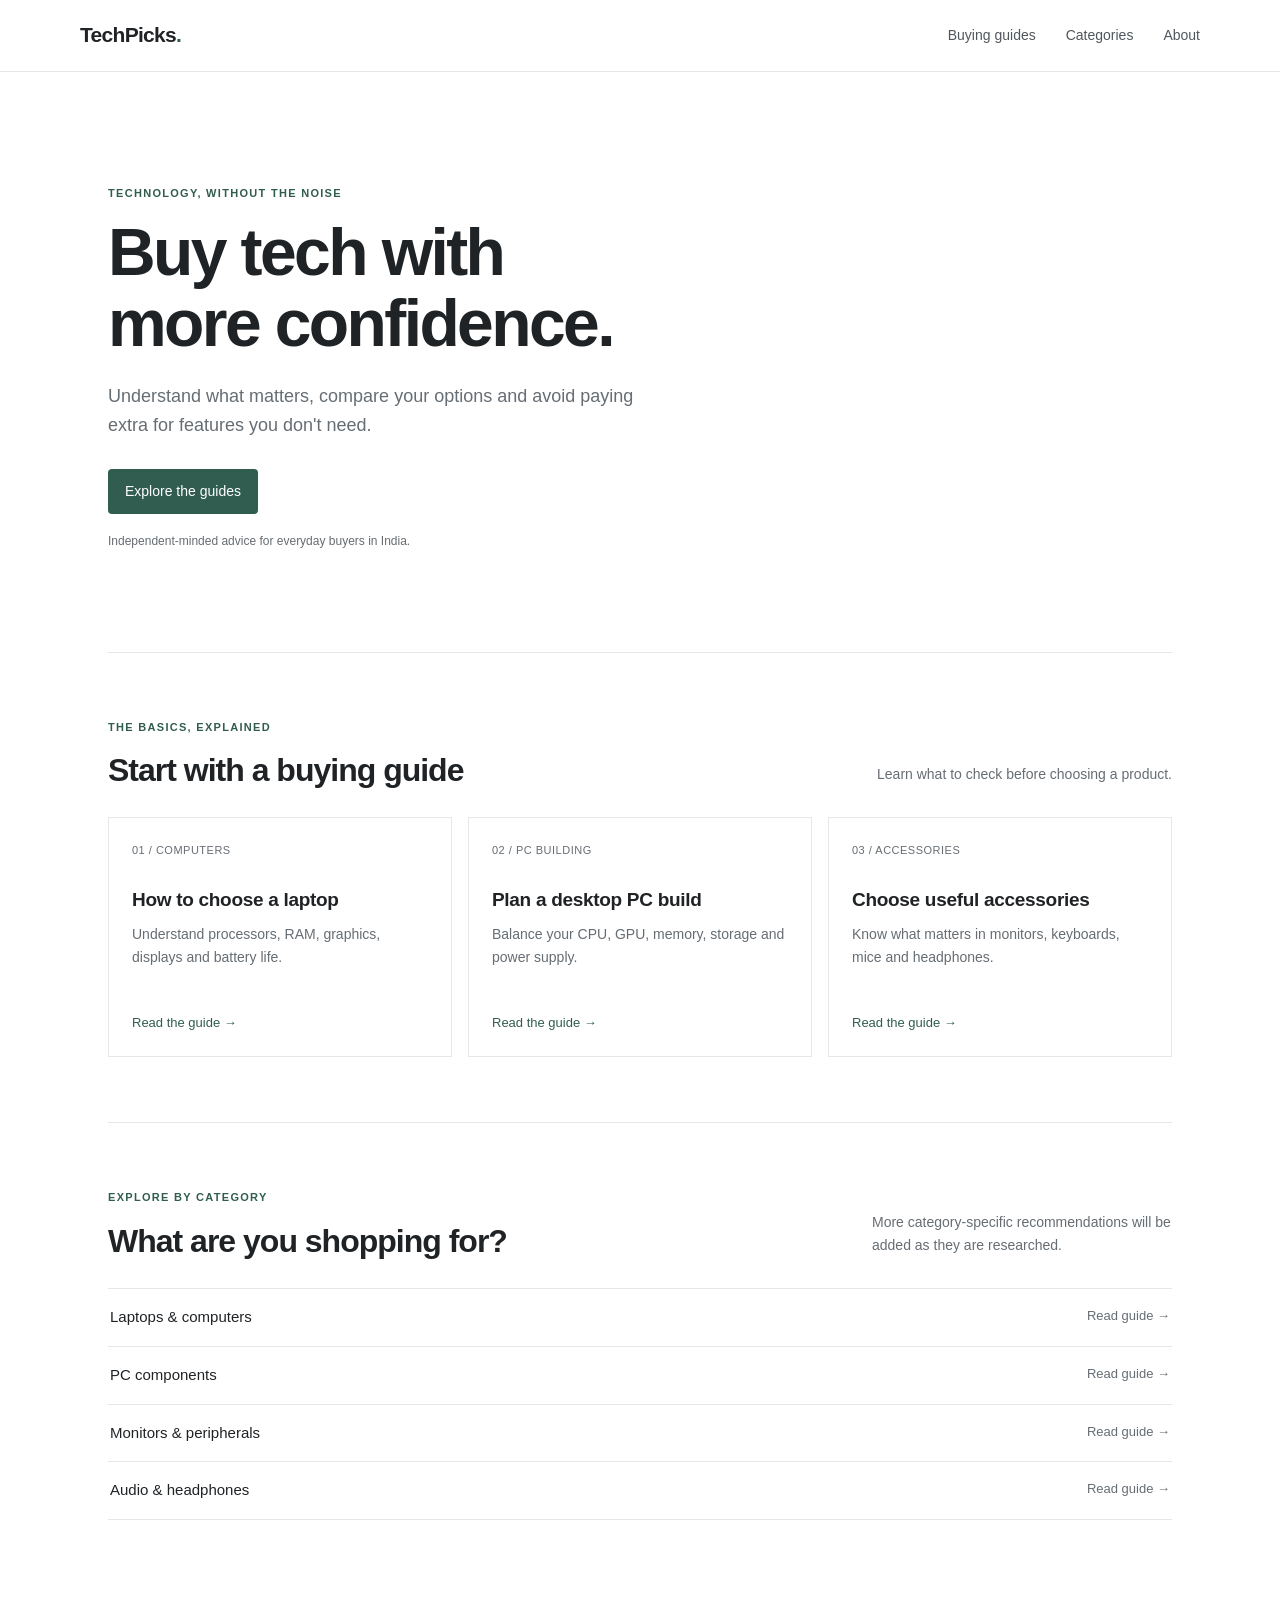
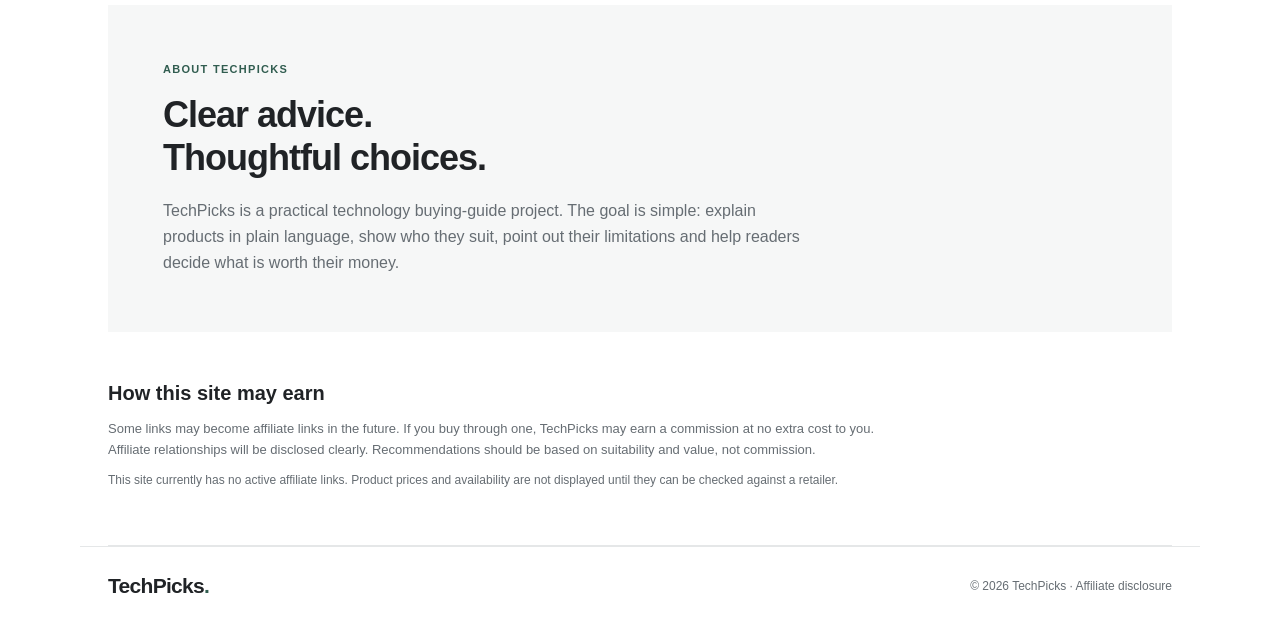
<file: index.html>
<!doctype html>
<html lang="en">
<head>
  <meta charset="utf-8">
  <meta name="viewport" content="width=device-width, initial-scale=1">
  <meta name="description" content="Practical technology buying guides for India. Understand what matters before you spend on laptops, PC parts and everyday tech.">
  <meta name="theme-color" content="#ffffff">
  <title>TechPicks — Make a better tech purchase</title>
  <link rel="stylesheet" href="styles.css">
</head>
<body>
  <header class="header">
    <a class="logo" href="index.html" aria-label="TechPicks home">TechPicks<span>.</span></a>
    <nav aria-label="Main navigation">
      <a href="#guides">Buying guides</a>
      <a href="#categories">Categories</a>
      <a href="#about">About</a>
    </nav>
  </header>

  <main>
    <section class="intro">
      <p class="eyebrow">TECHNOLOGY, WITHOUT THE NOISE</p>
      <h1>Buy tech with<br>more confidence.</h1>
      <p class="lead">Understand what matters, compare your options and avoid paying extra for features you don't need.</p>
      <a class="button" href="#guides">Explore the guides</a>
      <p class="intro-note">Independent-minded advice for everyday buyers in India.</p>
    </section>

    <section class="section" id="guides">
      <div class="section-heading">
        <div><p class="eyebrow">THE BASICS, EXPLAINED</p><h2>Start with a buying guide</h2></div>
        <p>Learn what to check before choosing a product.</p>
      </div>
      <div class="guide-grid">
        <a class="guide-card" href="guides/laptop-buying-guide.html"><span class="guide-index">01 / COMPUTERS</span><h3>How to choose a laptop</h3><p>Understand processors, RAM, graphics, displays and battery life.</p><span class="arrow">Read the guide →</span></a>
        <a class="guide-card" href="guides/pc-build-guide.html"><span class="guide-index">02 / PC BUILDING</span><h3>Plan a desktop PC build</h3><p>Balance your CPU, GPU, memory, storage and power supply.</p><span class="arrow">Read the guide →</span></a>
        <a class="guide-card" href="guides/accessories-guide.html"><span class="guide-index">03 / ACCESSORIES</span><h3>Choose useful accessories</h3><p>Know what matters in monitors, keyboards, mice and headphones.</p><span class="arrow">Read the guide →</span></a>
      </div>
    </section>

    <section class="section" id="categories">
      <div class="section-heading">
        <div><p class="eyebrow">EXPLORE BY CATEGORY</p><h2>What are you shopping for?</h2></div>
        <p>More category-specific recommendations will be added as they are researched.</p>
      </div>
      <div class="category-list">
        <a href="guides/laptop-buying-guide.html"><span>Laptops & computers</span><span>Read guide →</span></a>
        <a href="guides/pc-build-guide.html"><span>PC components</span><span>Read guide →</span></a>
        <a href="guides/accessories-guide.html"><span>Monitors & peripherals</span><span>Read guide →</span></a>
        <a href="guides/accessories-guide.html"><span>Audio & headphones</span><span>Read guide →</span></a>
      </div>
    </section>

    <section class="about section" id="about">
      <p class="eyebrow">ABOUT TECHPICKS</p>
      <h2>Clear advice.<br>Thoughtful choices.</h2>
      <p>TechPicks is a practical technology buying-guide project. The goal is simple: explain products in plain language, show who they suit, point out their limitations and help readers decide what is worth their money.</p>
    </section>

    <section class="disclosure" id="disclosure">
      <h2>How this site may earn</h2>
      <p>Some links may become affiliate links in the future. If you buy through one, TechPicks may earn a commission at no extra cost to you. Affiliate relationships will be disclosed clearly. Recommendations should be based on suitability and value, not commission.</p>
      <p class="small-note">This site currently has no active affiliate links. Product prices and availability are not displayed until they can be checked against a retailer.</p>
    </section>
  </main>

  <footer><a class="logo" href="index.html">TechPicks<span>.</span></a><p>© <span id="year"></span> TechPicks · <a href="#disclosure">Affiliate disclosure</a></p></footer>
  <script src="script.js"></script>
</body>
</html>
</file>
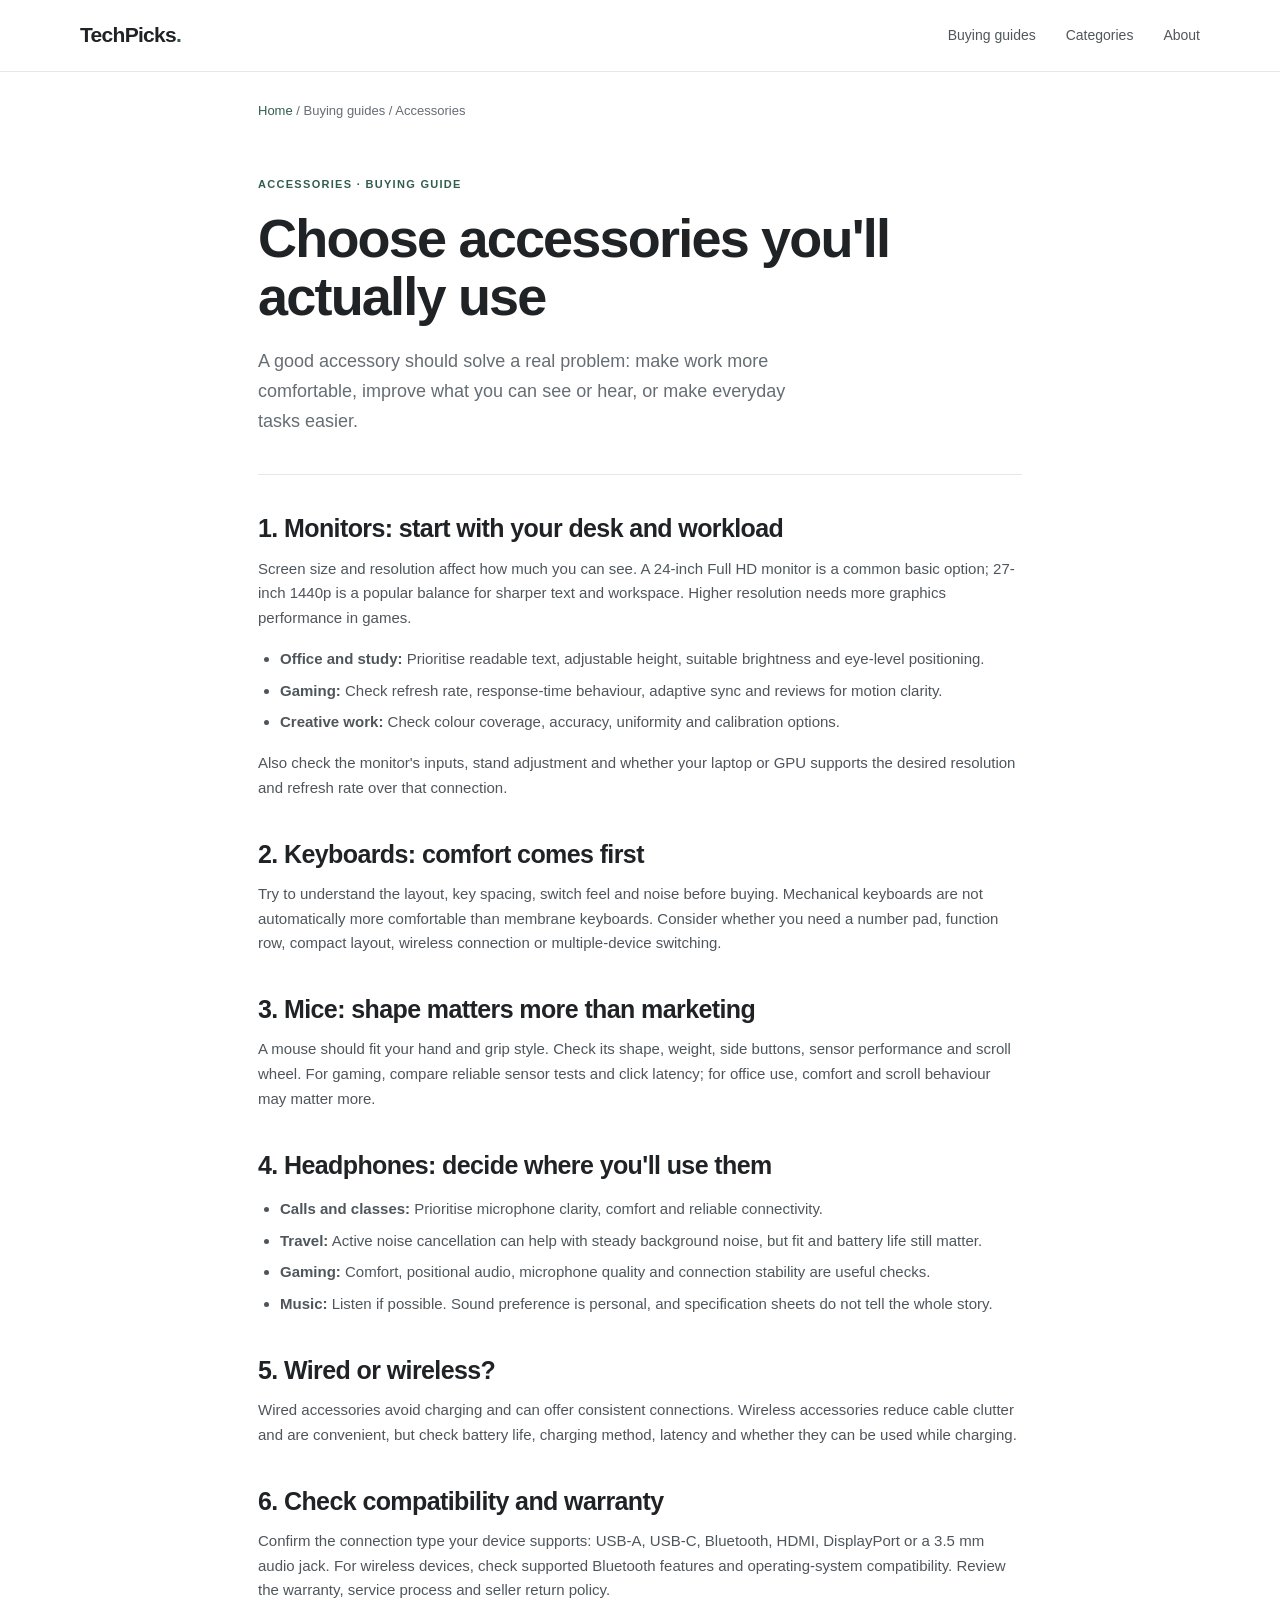
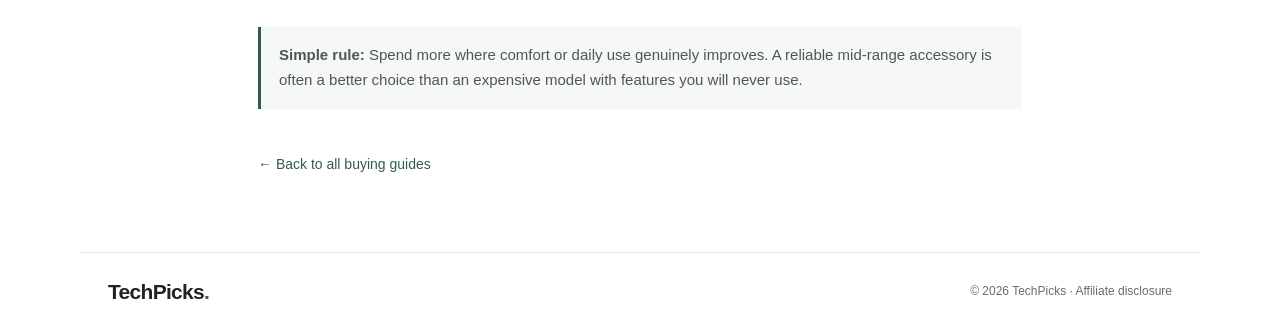
<file: guides/accessories-guide.html>
<!doctype html>
<html lang="en">
<head>
  <meta charset="utf-8">
  <meta name="viewport" content="width=device-width, initial-scale=1">
  <meta name="description" content="A practical guide to choosing monitors, keyboards, mice and headphones based on comfort, use and value.">
  <title>How to Choose Tech Accessories — TechPicks</title>
  <link rel="stylesheet" href="../styles.css">
</head>
<body>
  <header class="header"><a class="logo" href="../index.html">TechPicks<span>.</span></a><nav aria-label="Main navigation"><a href="../index.html#guides">Buying guides</a><a href="../index.html#categories">Categories</a><a href="../index.html#about">About</a></nav></header>
  <main class="article-main">
    <div class="breadcrumb"><a href="../index.html">Home</a> / Buying guides / Accessories</div>
    <header class="article-header"><p class="eyebrow">ACCESSORIES · BUYING GUIDE</p><h1>Choose accessories you'll actually use</h1><p class="lead">A good accessory should solve a real problem: make work more comfortable, improve what you can see or hear, or make everyday tasks easier.</p></header>
    <article class="article-body">
      <h2>1. Monitors: start with your desk and workload</h2>
      <p>Screen size and resolution affect how much you can see. A 24-inch Full HD monitor is a common basic option; 27-inch 1440p is a popular balance for sharper text and workspace. Higher resolution needs more graphics performance in games.</p>
      <ul><li><strong>Office and study:</strong> Prioritise readable text, adjustable height, suitable brightness and eye-level positioning.</li><li><strong>Gaming:</strong> Check refresh rate, response-time behaviour, adaptive sync and reviews for motion clarity.</li><li><strong>Creative work:</strong> Check colour coverage, accuracy, uniformity and calibration options.</li></ul>
      <p>Also check the monitor's inputs, stand adjustment and whether your laptop or GPU supports the desired resolution and refresh rate over that connection.</p>
      <h2>2. Keyboards: comfort comes first</h2>
      <p>Try to understand the layout, key spacing, switch feel and noise before buying. Mechanical keyboards are not automatically more comfortable than membrane keyboards. Consider whether you need a number pad, function row, compact layout, wireless connection or multiple-device switching.</p>
      <h2>3. Mice: shape matters more than marketing</h2>
      <p>A mouse should fit your hand and grip style. Check its shape, weight, side buttons, sensor performance and scroll wheel. For gaming, compare reliable sensor tests and click latency; for office use, comfort and scroll behaviour may matter more.</p>
      <h2>4. Headphones: decide where you'll use them</h2>
      <ul><li><strong>Calls and classes:</strong> Prioritise microphone clarity, comfort and reliable connectivity.</li><li><strong>Travel:</strong> Active noise cancellation can help with steady background noise, but fit and battery life still matter.</li><li><strong>Gaming:</strong> Comfort, positional audio, microphone quality and connection stability are useful checks.</li><li><strong>Music:</strong> Listen if possible. Sound preference is personal, and specification sheets do not tell the whole story.</li></ul>
      <h2>5. Wired or wireless?</h2>
      <p>Wired accessories avoid charging and can offer consistent connections. Wireless accessories reduce cable clutter and are convenient, but check battery life, charging method, latency and whether they can be used while charging.</p>
      <h2>6. Check compatibility and warranty</h2>
      <p>Confirm the connection type your device supports: USB-A, USB-C, Bluetooth, HDMI, DisplayPort or a 3.5 mm audio jack. For wireless devices, check supported Bluetooth features and operating-system compatibility. Review the warranty, service process and seller return policy.</p>
      <div class="callout"><p><strong>Simple rule:</strong> Spend more where comfort or daily use genuinely improves. A reliable mid-range accessory is often a better choice than an expensive model with features you will never use.</p></div>
      <a class="back-link" href="../index.html#guides">← Back to all buying guides</a>
    </article>
  </main>
  <footer><a class="logo" href="../index.html">TechPicks<span>.</span></a><p>© <span id="year"></span> TechPicks · <a href="../index.html#disclosure">Affiliate disclosure</a></p></footer>
  <script src="../script.js"></script>
</body>
</html>
</file>
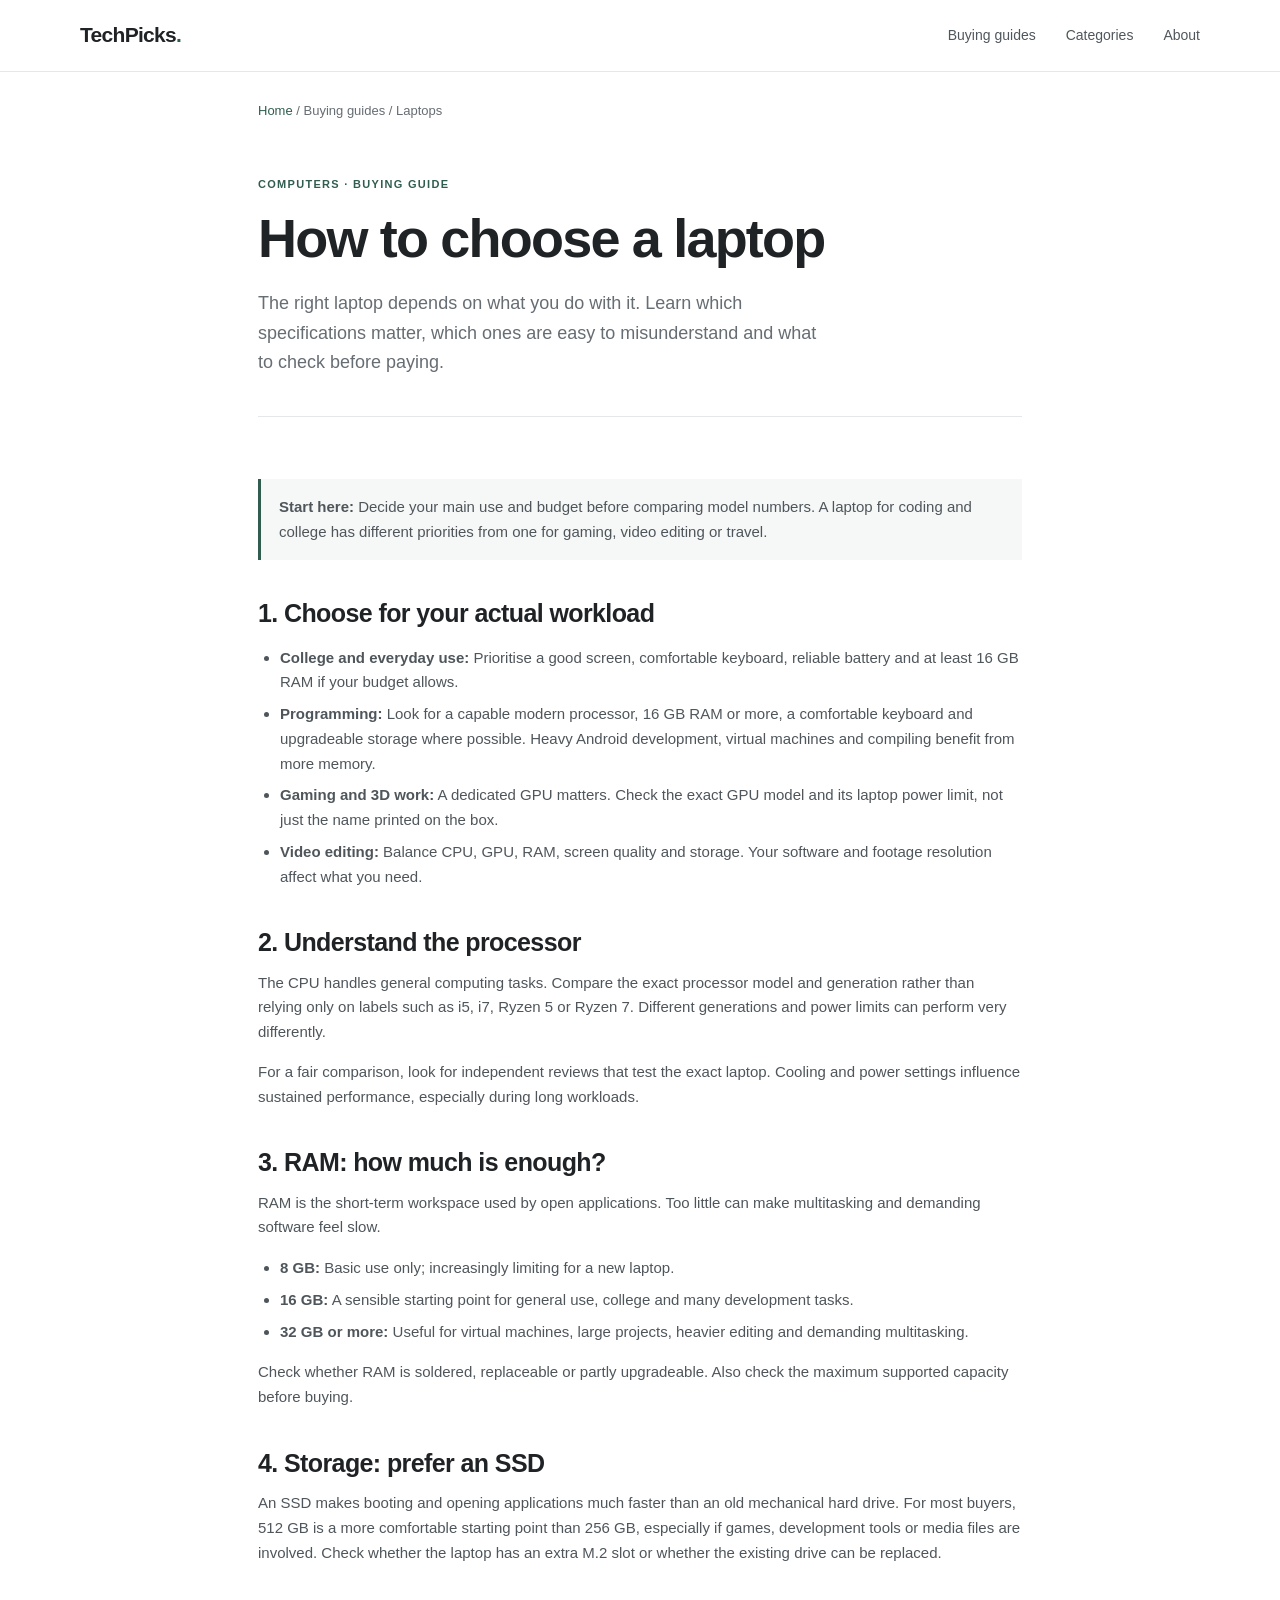
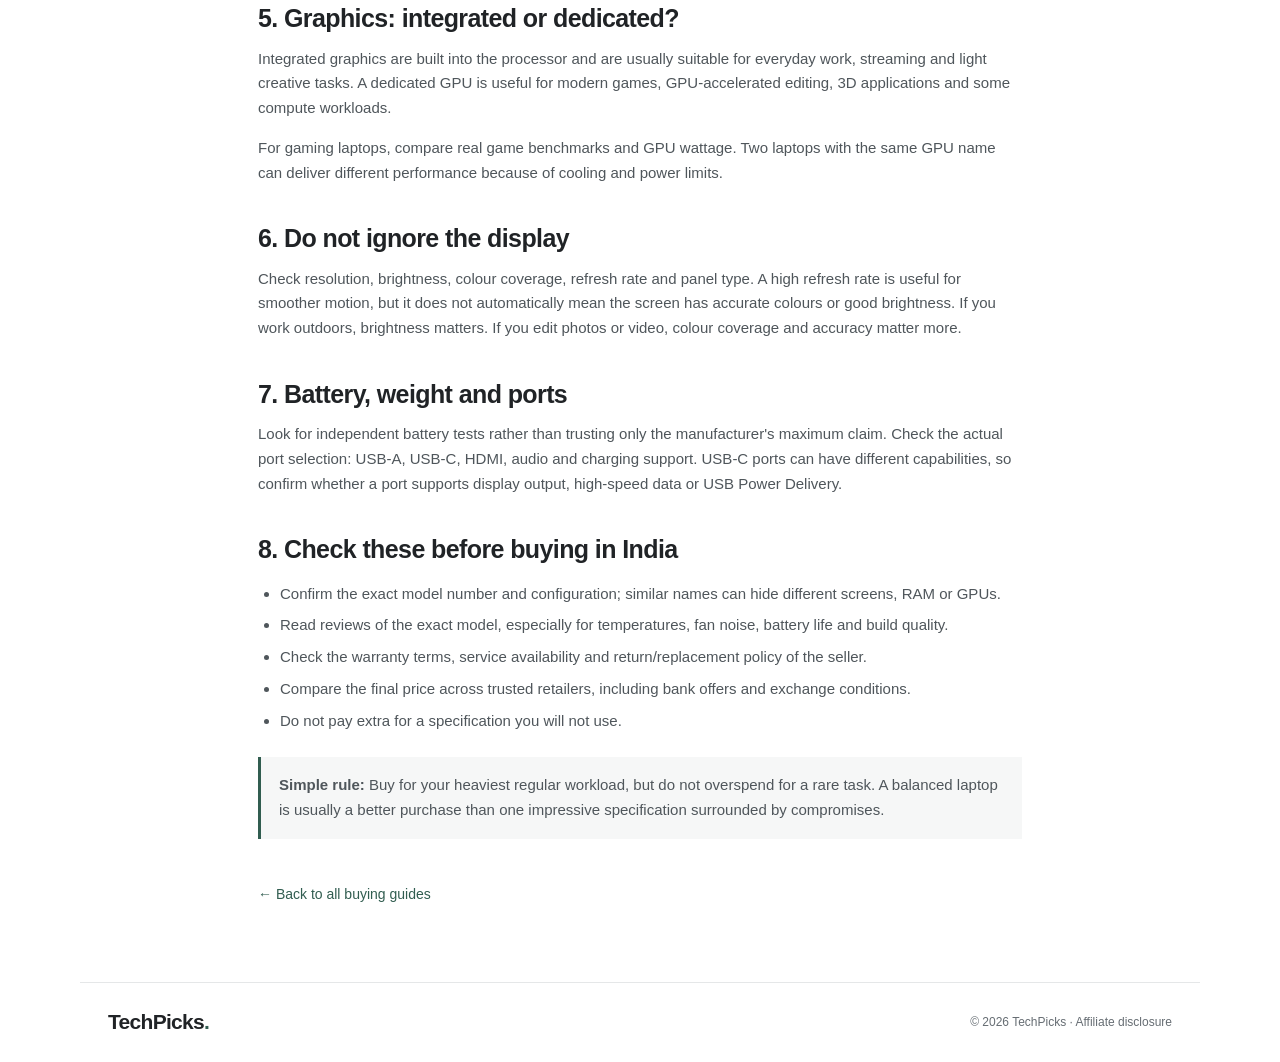
<file: guides/laptop-buying-guide.html>
<!doctype html>
<html lang="en">
<head>
  <meta charset="utf-8">
  <meta name="viewport" content="width=device-width, initial-scale=1">
  <meta name="description" content="A practical laptop buying guide: understand CPU, RAM, storage, graphics, display and battery before choosing.">
  <title>How to Choose a Laptop — TechPicks</title>
  <link rel="stylesheet" href="../styles.css">
</head>
<body>
  <header class="header"><a class="logo" href="../index.html">TechPicks<span>.</span></a><nav aria-label="Main navigation"><a href="../index.html#guides">Buying guides</a><a href="../index.html#categories">Categories</a><a href="../index.html#about">About</a></nav></header>
  <main class="article-main">
    <div class="breadcrumb"><a href="../index.html">Home</a> / Buying guides / Laptops</div>
    <header class="article-header"><p class="eyebrow">COMPUTERS · BUYING GUIDE</p><h1>How to choose a laptop</h1><p class="lead">The right laptop depends on what you do with it. Learn which specifications matter, which ones are easy to misunderstand and what to check before paying.</p></header>
    <article class="article-body">
      <div class="callout"><p><strong>Start here:</strong> Decide your main use and budget before comparing model numbers. A laptop for coding and college has different priorities from one for gaming, video editing or travel.</p></div>
      <h2>1. Choose for your actual workload</h2>
      <ul><li><strong>College and everyday use:</strong> Prioritise a good screen, comfortable keyboard, reliable battery and at least 16 GB RAM if your budget allows.</li><li><strong>Programming:</strong> Look for a capable modern processor, 16 GB RAM or more, a comfortable keyboard and upgradeable storage where possible. Heavy Android development, virtual machines and compiling benefit from more memory.</li><li><strong>Gaming and 3D work:</strong> A dedicated GPU matters. Check the exact GPU model and its laptop power limit, not just the name printed on the box.</li><li><strong>Video editing:</strong> Balance CPU, GPU, RAM, screen quality and storage. Your software and footage resolution affect what you need.</li></ul>
      <h2>2. Understand the processor</h2>
      <p>The CPU handles general computing tasks. Compare the exact processor model and generation rather than relying only on labels such as i5, i7, Ryzen 5 or Ryzen 7. Different generations and power limits can perform very differently.</p>
      <p>For a fair comparison, look for independent reviews that test the exact laptop. Cooling and power settings influence sustained performance, especially during long workloads.</p>
      <h2>3. RAM: how much is enough?</h2>
      <p>RAM is the short-term workspace used by open applications. Too little can make multitasking and demanding software feel slow.</p>
      <ul><li><strong>8 GB:</strong> Basic use only; increasingly limiting for a new laptop.</li><li><strong>16 GB:</strong> A sensible starting point for general use, college and many development tasks.</li><li><strong>32 GB or more:</strong> Useful for virtual machines, large projects, heavier editing and demanding multitasking.</li></ul>
      <p>Check whether RAM is soldered, replaceable or partly upgradeable. Also check the maximum supported capacity before buying.</p>
      <h2>4. Storage: prefer an SSD</h2>
      <p>An SSD makes booting and opening applications much faster than an old mechanical hard drive. For most buyers, 512 GB is a more comfortable starting point than 256 GB, especially if games, development tools or media files are involved. Check whether the laptop has an extra M.2 slot or whether the existing drive can be replaced.</p>
      <h2>5. Graphics: integrated or dedicated?</h2>
      <p>Integrated graphics are built into the processor and are usually suitable for everyday work, streaming and light creative tasks. A dedicated GPU is useful for modern games, GPU-accelerated editing, 3D applications and some compute workloads.</p>
      <p>For gaming laptops, compare real game benchmarks and GPU wattage. Two laptops with the same GPU name can deliver different performance because of cooling and power limits.</p>
      <h2>6. Do not ignore the display</h2>
      <p>Check resolution, brightness, colour coverage, refresh rate and panel type. A high refresh rate is useful for smoother motion, but it does not automatically mean the screen has accurate colours or good brightness. If you work outdoors, brightness matters. If you edit photos or video, colour coverage and accuracy matter more.</p>
      <h2>7. Battery, weight and ports</h2>
      <p>Look for independent battery tests rather than trusting only the manufacturer's maximum claim. Check the actual port selection: USB-A, USB-C, HDMI, audio and charging support. USB-C ports can have different capabilities, so confirm whether a port supports display output, high-speed data or USB Power Delivery.</p>
      <h2>8. Check these before buying in India</h2>
      <ul><li>Confirm the exact model number and configuration; similar names can hide different screens, RAM or GPUs.</li><li>Read reviews of the exact model, especially for temperatures, fan noise, battery life and build quality.</li><li>Check the warranty terms, service availability and return/replacement policy of the seller.</li><li>Compare the final price across trusted retailers, including bank offers and exchange conditions.</li><li>Do not pay extra for a specification you will not use.</li></ul>
      <div class="callout"><p><strong>Simple rule:</strong> Buy for your heaviest regular workload, but do not overspend for a rare task. A balanced laptop is usually a better purchase than one impressive specification surrounded by compromises.</p></div>
      <a class="back-link" href="../index.html#guides">← Back to all buying guides</a>
    </article>
  </main>
  <footer><a class="logo" href="../index.html">TechPicks<span>.</span></a><p>© <span id="year"></span> TechPicks · <a href="../index.html#disclosure">Affiliate disclosure</a></p></footer>
  <script src="../script.js"></script>
</body>
</html>
</file>
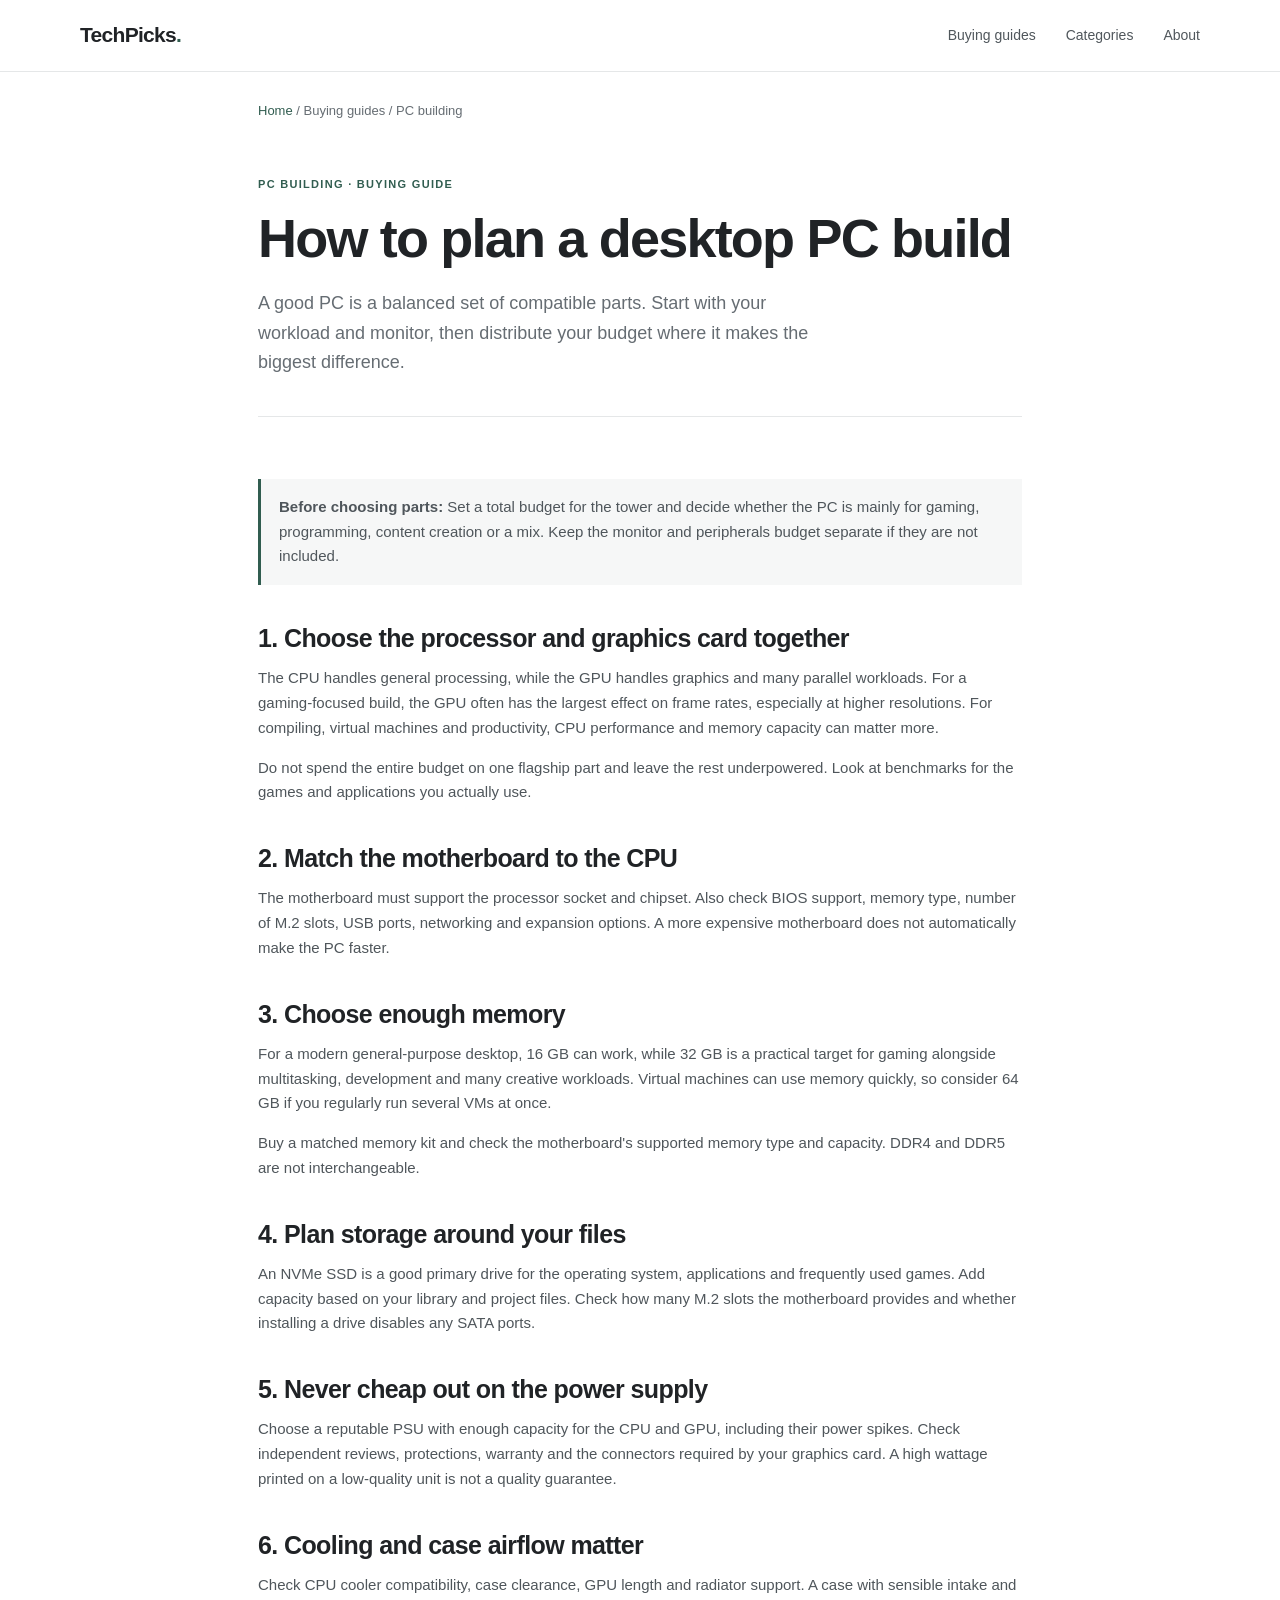
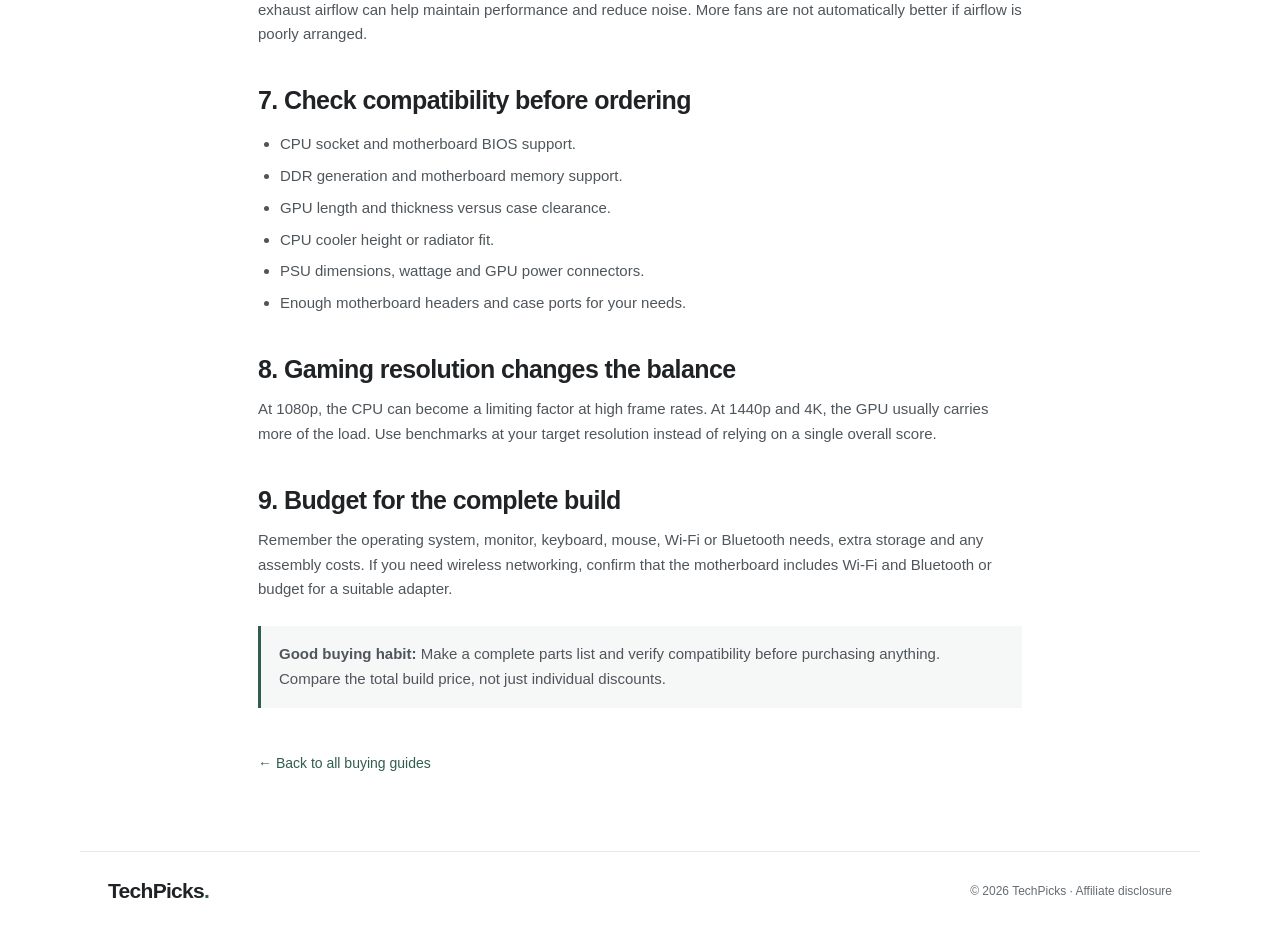
<file: guides/pc-build-guide.html>
<!doctype html>
<html lang="en">
<head>
  <meta charset="utf-8">
  <meta name="viewport" content="width=device-width, initial-scale=1">
  <meta name="description" content="Learn how to plan a desktop PC build, balance components and avoid compatibility mistakes.">
  <title>How to Plan a Desktop PC Build — TechPicks</title>
  <link rel="stylesheet" href="../styles.css">
</head>
<body>
  <header class="header"><a class="logo" href="../index.html">TechPicks<span>.</span></a><nav aria-label="Main navigation"><a href="../index.html#guides">Buying guides</a><a href="../index.html#categories">Categories</a><a href="../index.html#about">About</a></nav></header>
  <main class="article-main">
    <div class="breadcrumb"><a href="../index.html">Home</a> / Buying guides / PC building</div>
    <header class="article-header"><p class="eyebrow">PC BUILDING · BUYING GUIDE</p><h1>How to plan a desktop PC build</h1><p class="lead">A good PC is a balanced set of compatible parts. Start with your workload and monitor, then distribute your budget where it makes the biggest difference.</p></header>
    <article class="article-body">
      <div class="callout"><p><strong>Before choosing parts:</strong> Set a total budget for the tower and decide whether the PC is mainly for gaming, programming, content creation or a mix. Keep the monitor and peripherals budget separate if they are not included.</p></div>
      <h2>1. Choose the processor and graphics card together</h2>
      <p>The CPU handles general processing, while the GPU handles graphics and many parallel workloads. For a gaming-focused build, the GPU often has the largest effect on frame rates, especially at higher resolutions. For compiling, virtual machines and productivity, CPU performance and memory capacity can matter more.</p>
      <p>Do not spend the entire budget on one flagship part and leave the rest underpowered. Look at benchmarks for the games and applications you actually use.</p>
      <h2>2. Match the motherboard to the CPU</h2>
      <p>The motherboard must support the processor socket and chipset. Also check BIOS support, memory type, number of M.2 slots, USB ports, networking and expansion options. A more expensive motherboard does not automatically make the PC faster.</p>
      <h2>3. Choose enough memory</h2>
      <p>For a modern general-purpose desktop, 16 GB can work, while 32 GB is a practical target for gaming alongside multitasking, development and many creative workloads. Virtual machines can use memory quickly, so consider 64 GB if you regularly run several VMs at once.</p>
      <p>Buy a matched memory kit and check the motherboard's supported memory type and capacity. DDR4 and DDR5 are not interchangeable.</p>
      <h2>4. Plan storage around your files</h2>
      <p>An NVMe SSD is a good primary drive for the operating system, applications and frequently used games. Add capacity based on your library and project files. Check how many M.2 slots the motherboard provides and whether installing a drive disables any SATA ports.</p>
      <h2>5. Never cheap out on the power supply</h2>
      <p>Choose a reputable PSU with enough capacity for the CPU and GPU, including their power spikes. Check independent reviews, protections, warranty and the connectors required by your graphics card. A high wattage printed on a low-quality unit is not a quality guarantee.</p>
      <h2>6. Cooling and case airflow matter</h2>
      <p>Check CPU cooler compatibility, case clearance, GPU length and radiator support. A case with sensible intake and exhaust airflow can help maintain performance and reduce noise. More fans are not automatically better if airflow is poorly arranged.</p>
      <h2>7. Check compatibility before ordering</h2>
      <ul><li>CPU socket and motherboard BIOS support.</li><li>DDR generation and motherboard memory support.</li><li>GPU length and thickness versus case clearance.</li><li>CPU cooler height or radiator fit.</li><li>PSU dimensions, wattage and GPU power connectors.</li><li>Enough motherboard headers and case ports for your needs.</li></ul>
      <h2>8. Gaming resolution changes the balance</h2>
      <p>At 1080p, the CPU can become a limiting factor at high frame rates. At 1440p and 4K, the GPU usually carries more of the load. Use benchmarks at your target resolution instead of relying on a single overall score.</p>
      <h2>9. Budget for the complete build</h2>
      <p>Remember the operating system, monitor, keyboard, mouse, Wi-Fi or Bluetooth needs, extra storage and any assembly costs. If you need wireless networking, confirm that the motherboard includes Wi-Fi and Bluetooth or budget for a suitable adapter.</p>
      <div class="callout"><p><strong>Good buying habit:</strong> Make a complete parts list and verify compatibility before purchasing anything. Compare the total build price, not just individual discounts.</p></div>
      <a class="back-link" href="../index.html#guides">← Back to all buying guides</a>
    </article>
  </main>
  <footer><a class="logo" href="../index.html">TechPicks<span>.</span></a><p>© <span id="year"></span> TechPicks · <a href="../index.html#disclosure">Affiliate disclosure</a></p></footer>
  <script src="../script.js"></script>
</body>
</html>
</file>
<file: styles.css>
:root {
  color-scheme: light;
  --text: #202326;
  --muted: #666d73;
  --line: #e5e7e8;
  --surface: #f6f7f7;
  --accent: #315d50;
  font-family: Arial, Helvetica, sans-serif;
}
* { box-sizing: border-box; }
html { scroll-behavior: smooth; }
body { margin: 0; color: var(--text); background: #fff; line-height: 1.65; }
a { color: inherit; text-decoration: none; }
a:focus-visible { outline: 2px solid var(--accent); outline-offset: 4px; }
.header { min-height: 72px; padding: 0 max(6%, calc((100% - 1120px)/2)); display:flex; align-items:center; justify-content:space-between; border-bottom:1px solid var(--line); }
.logo { font-size:21px; font-weight:700; letter-spacing:-.7px; }
.logo span { color:var(--accent); }
nav { display:flex; gap:30px; color:#50575c; font-size:14px; }
nav a:hover, .category-list a:hover, footer a:hover { color:var(--accent); }
main { max-width:1120px; margin:auto; padding:0 28px; }
.intro { padding:112px 0 100px; max-width:720px; }
.eyebrow { color:var(--accent); font-size:11px; font-weight:700; letter-spacing:1.3px; margin:0 0 15px; }
h1,h2,h3,p { margin-top:0; }
h1 { font-size:clamp(42px,6vw,66px); line-height:1.08; letter-spacing:-2.6px; font-weight:650; margin-bottom:22px; }
.lead { color:var(--muted); font-size:18px; max-width:560px; margin-bottom:28px; }
.button { display:inline-block; background:var(--accent); color:white; padding:11px 17px; border-radius:4px; font-size:14px; }
.button:hover { background:#25483e; }
.intro-note { color:var(--muted); font-size:12px; margin:18px 0 0; }
.section { padding:65px 0; border-top:1px solid var(--line); }
.section-heading { display:flex; justify-content:space-between; align-items:end; gap:25px; margin-bottom:28px; }
.section-heading h2, .about h2 { font-size:32px; line-height:1.2; letter-spacing:-1px; margin:0; }
.section-heading > p { color:var(--muted); font-size:14px; max-width:300px; margin:0 0 3px; }
.guide-grid { display:grid; grid-template-columns:repeat(3,1fr); gap:16px; }
.guide-card { border:1px solid var(--line); padding:23px; min-height:240px; display:flex; flex-direction:column; transition:border-color .15s; }
.guide-card:hover { border-color:#9aaba4; }
.guide-index { font-size:11px; color:var(--muted); letter-spacing:.5px; }
.guide-card h3 { font-size:19px; margin:24px 0 8px; letter-spacing:-.3px; }
.guide-card p { color:var(--muted); font-size:14px; margin-bottom:22px; }
.arrow { color:var(--accent); font-size:13px; margin-top:auto; }
.category-list { border-top:1px solid var(--line); }
.category-list a { display:flex; justify-content:space-between; gap:16px; padding:16px 2px; border-bottom:1px solid var(--line); font-size:15px; }
.category-list a span:last-child { color:var(--muted); font-size:13px; }
.about { background:var(--surface); padding:55px; border:0; margin:20px 0 0; }
.about h2 { font-size:36px; margin-bottom:18px; }
.about > p:last-child { color:var(--muted); max-width:650px; margin-bottom:0; }
.disclosure { padding:45px 0; border-bottom:1px solid var(--line); }
.disclosure h2, .contact h2 { font-size:20px; margin-bottom:8px; }
.disclosure p { color:var(--muted); font-size:13px; max-width:780px; margin-bottom:10px; }
.disclosure .small-note { font-size:12px; }
footer { max-width:1120px; margin:auto; padding:22px 28px; display:flex; align-items:center; justify-content:space-between; border-top:1px solid var(--line); }
footer p { margin:0; color:var(--muted); font-size:12px; }
.article-main { max-width:820px; }
.breadcrumb { color:var(--muted); font-size:13px; padding-top:28px; }
.breadcrumb a { color:var(--accent); }
.article-header { padding:54px 0 38px; border-bottom:1px solid var(--line); }
.article-header h1 { font-size:clamp(36px,5vw,54px); letter-spacing:-1.8px; }
.article-header .lead { margin-bottom:0; }
.article-body { padding:38px 0 75px; }
.article-body h2 { font-size:25px; letter-spacing:-.6px; margin:38px 0 12px; line-height:1.25; }
.article-body h2:first-child { margin-top:0; }
.article-body h3 { font-size:18px; margin:24px 0 8px; }
.article-body p, .article-body li { color:#4f565b; font-size:15px; }
.article-body ul { padding-left:22px; }
.article-body li { margin:7px 0; }
.article-body .callout { background:var(--surface); border-left:3px solid var(--accent); padding:16px 18px; margin:24px 0; }
.article-body .callout p:last-child { margin-bottom:0; }
.article-body table { width:100%; border-collapse:collapse; margin:18px 0 26px; font-size:14px; }
.article-body th, .article-body td { text-align:left; vertical-align:top; border-bottom:1px solid var(--line); padding:11px 9px; }
.article-body th { color:var(--text); font-weight:700; }
.back-link { display:inline-block; color:var(--accent); font-size:14px; margin-top:20px; }
@media (max-width:700px) {
  .header { padding:0 22px; min-height:64px; }
  nav { gap:14px; font-size:12px; }
  main { padding:0 22px; }
  .intro { padding:78px 0 70px; }
  h1 { letter-spacing:-1.7px; }
  .lead { font-size:16px; }
  .section { padding:48px 0; }
  .section-heading { display:block; }
  .section-heading > p { margin-top:12px; }
  .guide-grid { grid-template-columns:1fr; }
  .guide-card { min-height:190px; }
  .about { padding:30px 24px; }
  .about h2 { font-size:30px; }
  .article-header { padding:40px 0 30px; }
  .article-body h2 { font-size:22px; }
  .article-body table { display:block; overflow-x:auto; white-space:normal; }
  footer { padding:20px 22px; }
}
@media (max-width:420px) { nav { gap:10px; font-size:11px; } .logo { font-size:18px; } }
</file>
